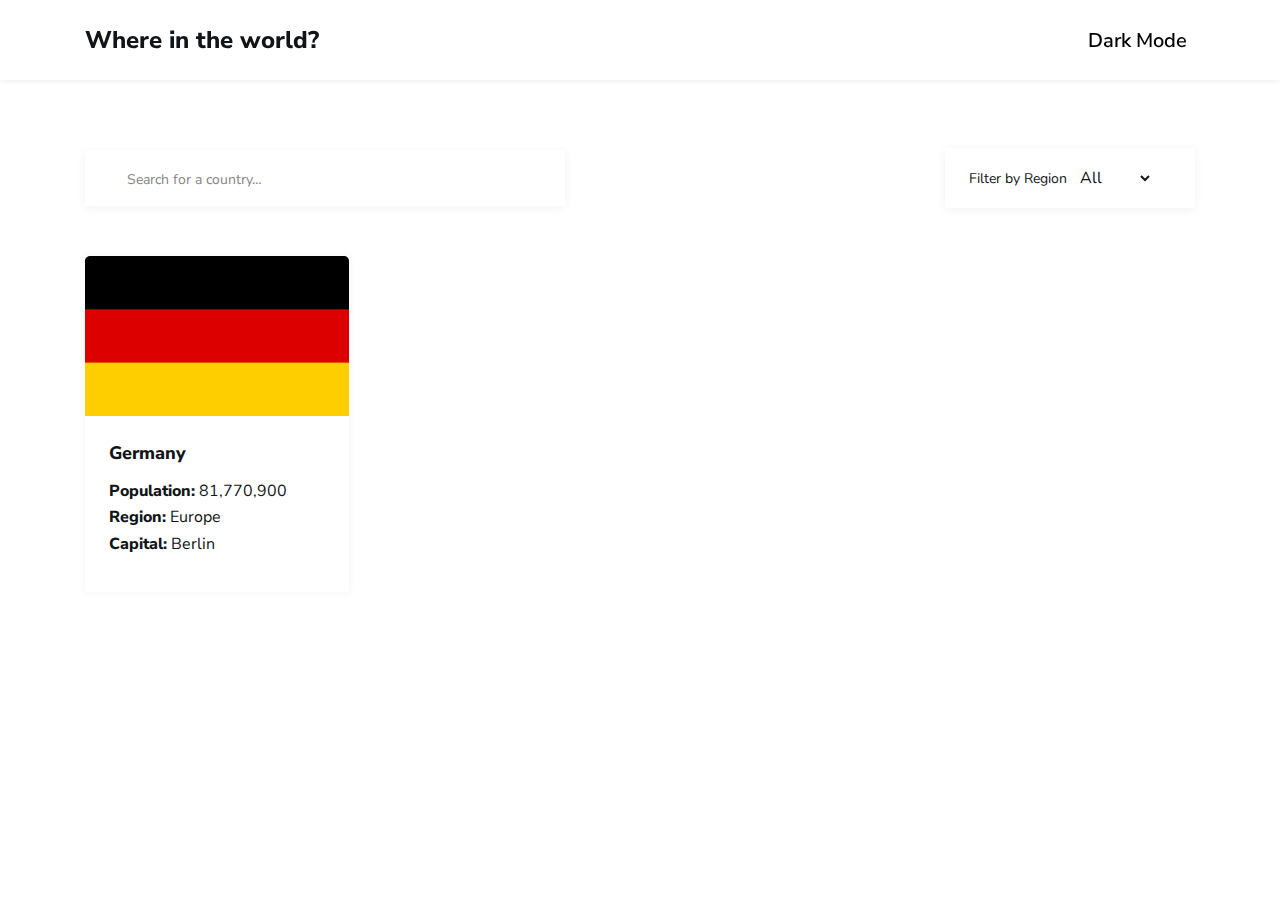
<file: index.html>
<!DOCTYPE html>
<html lang="en">
<head>
    <meta charset="UTF-8">
    <meta name="viewport" content="width=device-width, initial-scale=1.0">
    <title>Countries</title>
    <!-- STYLE -->
    <link rel="stylesheet" href="./css/style.css">
    <link rel="stylesheet" href="./css/normalize.css">
    <!-- ICONS -->
    <link rel="stylesheet" href="https://cdnjs.cloudflare.com/ajax/libs/font-awesome/6.4.2/css/all.min.css" integrity="sha512-z3gLpd7yknf1YoNbCzqRKc4qyor8gaKU1qmn+CShxbuBusANI9QpRohGBreCFkKxLhei6S9CQXFEbbKuqLg0DA==" crossorigin="anonymous" referrerpolicy="no-referrer" />
</head>
<body>
    <!-- HEADER START -->
    <header class="header">
        <div class="container header__container">
            <h2 class="header__title">
                Where in the world?
            </h2>

            <button class="header__mode" id="dark-btn">
                <i class="fa-regular fa-moon"></i>
                Dark Mode
            </button>
            <button id="light-btn" class="hidden">
                <i class="fa-solid fa-moon"></i>
                Light Mode
            </button>
        </div>
    </header>
    <!-- HEADER END -->

    <!-- MAIN START -->
    <main class="main">
        <section class="hero">
            <div class="hero__container container">
                <div class="hero__top">
                    <form class="hero__form" id="form">
                        <i class="fa-solid fa-magnifying-glass"></i>
                        <input type="search" name="search" id="form__input" class="form__input" placeholder="Search for a country…" aria-label="search" autocomplete="off">
                    </form> 
                    <form class="hero__from__2">
                        <span class="search__select">Filter by Region</span>
                        <select id="region">
                            <option value="all">All</option>
                            <option value="africa">Africa</option>
                            <option value="asia">Asia</option>
                            <option value="europe">Europe</option>
                            <option value="oceania">Oceania</option>
                        </select>
                    </form>
                </div>
                <div id="hero-body" class="hero__body">
                    <ul class="hero__list" id="list">
                        <a href="">
                            <li class="hero__item">
                                <img src="./img/png/flag-germany.png" alt="">
                                <h3 class="hero__item__title">Germany</h3>
                                <p class="hero__populations">
                                    <strong>Population: </strong> 81,770,900
                                </p>
                                <p class="hero__region">
                                    <strong>Region: </strong> Europe
                                </p>
                                <p class="hero__capital">
                                    <strong>Capital:</strong> Berlin
                                </p>
                            </li>
                        </a>
                    </ul>
                </div>
            </div>
        </section>
    </main>
    <!-- MAIN END -->
    <div class="overlay hidden" id="overlay">
        <div class="lds-ring">
          <div></div>
          <div></div>
          <div></div>
          <div></div>
        </div>
      </div>


    <!-- JS -->
    <script src="./js/app.js"></script>
    <script src="./js/mode.js"></script>
    <script type="module" src="./js/request.js"></script>
</body>
</html>
</file>
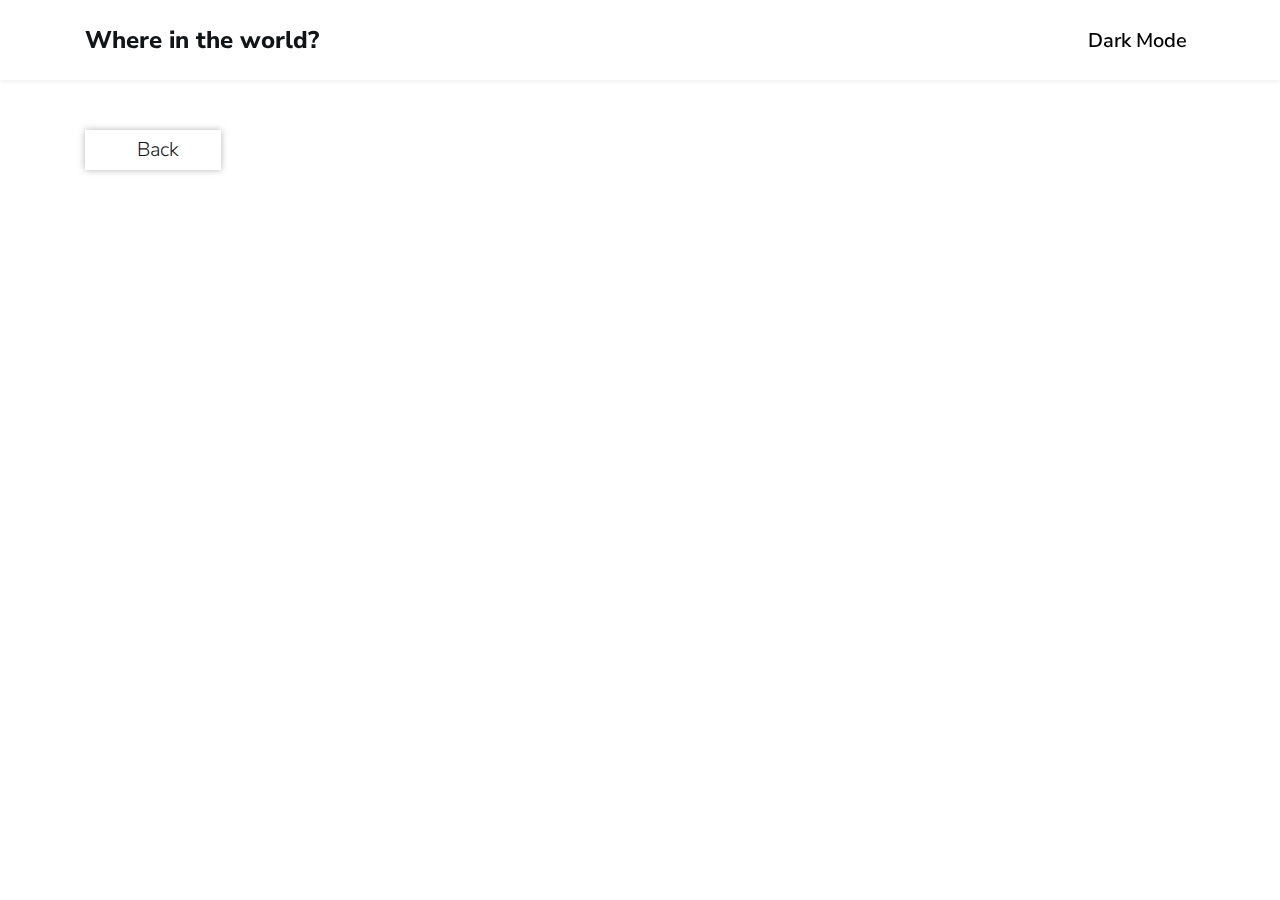
<file: about.html>
<!DOCTYPE html>
<html lang="en">
<head>
    <meta charset="UTF-8">
    <meta name="viewport" content="width=device-width, initial-scale=1.0">
    <title>About</title>
    <!-- STYLE -->
    <link rel="stylesheet" href="./css/style.css">
    <link rel="stylesheet" href="./css/normalize.css">
    <!-- ICONS -->
    <link rel="stylesheet" href="https://cdnjs.cloudflare.com/ajax/libs/font-awesome/6.4.2/css/all.min.css" integrity="sha512-z3gLpd7yknf1YoNbCzqRKc4qyor8gaKU1qmn+CShxbuBusANI9QpRohGBreCFkKxLhei6S9CQXFEbbKuqLg0DA==" crossorigin="anonymous" referrerpolicy="no-referrer" />
</head>
<body>
    <!-- HEADER START -->
    <header class="header">
        <div class="container header__container">
            <h2 class="header__title">
                Where in the world?
            </h2>

            <button class="header__mode" id="dark-btn">
                <i class="fa-regular fa-moon"></i>
                Dark Mode
            </button>
            <button id="light-btn" class="hidden">
                <i class="fa-solid fa-moon"></i>
                Light Mode
            </button>
        </div>
    </header>
    <!-- HEADER END -->
    <!-- MAIN START -->
    <main class="main">
        <section class="hero">
            <div class="container">
                <button class="hero__back">
                    <a href="./index.html" class="hero__back__link">
                        <i class="fa-solid fa-arrow-left-long"></i>
                        <span>Back</span>
                    </a>
                </button>
                <div id="hero__about">
                    
                </div>
            </div>
        </section>
    </main>
    <!-- MAIN END -->

    <div class="overlay hidden" id="overlay">
        <div class="lds-ring">
          <div></div>
          <div></div>
          <div></div>
          <div></div>
        </div>
      </div>

    <!-- JS -->
    <script src="./js/mode.js"></script>
    <script src="./js/request.js"></script>
    <script src="./js/about.js"></script>
</body>
</html>
</file>
<file: css/style.css>
/* nunito-sans-300 - latin */
@font-face {
    font-display: swap; /* Check https://developer.mozilla.org/en-US/docs/Web/CSS/@font-face/font-display for other options. */
    font-family: 'Nunito Sans';
    font-style: normal;
    font-weight: 300;
    src: url('../fonts/nunito-sans-v15-latin-300.woff2') format('woff2'); /* Chrome 36+, Opera 23+, Firefox 39+, Safari 12+, iOS 10+ */
  }
  /* nunito-sans-regular - latin */
  @font-face {
    font-display: swap; /* Check https://developer.mozilla.org/en-US/docs/Web/CSS/@font-face/font-display for other options. */
    font-family: 'Nunito Sans';
    font-style: normal;
    font-weight: 400;
    src: url('../fonts/nunito-sans-v15-latin-regular.woff2') format('woff2'); /* Chrome 36+, Opera 23+, Firefox 39+, Safari 12+, iOS 10+ */
  }
  /* nunito-sans-600 - latin */
  @font-face {
    font-display: swap; /* Check https://developer.mozilla.org/en-US/docs/Web/CSS/@font-face/font-display for other options. */
    font-family: 'Nunito Sans';
    font-style: normal;
    font-weight: 600;
    src: url('../fonts/nunito-sans-v15-latin-600.woff2') format('woff2'); /* Chrome 36+, Opera 23+, Firefox 39+, Safari 12+, iOS 10+ */
  }
  /* nunito-sans-800 - latin */
  @font-face {
    font-display: swap; /* Check https://developer.mozilla.org/en-US/docs/Web/CSS/@font-face/font-display for other options. */
    font-family: 'Nunito Sans';
    font-style: normal;
    font-weight: 800;
    src: url('../fonts/nunito-sans-v15-latin-800.woff2') format('woff2'); /* Chrome 36+, Opera 23+, Firefox 39+, Safari 12+, iOS 10+ */
  }

:root {
    /* colors */
    --primary-color: #cda274;
    --secondary-color: #292f36;
    --white-color: #fff;
    --refresh-color: #fff;
    --black-color: #000;
    --text-color: #111517;
    --shadow-color: rgba(41, 47, 54, 0.2);
    /* background colors */
    --white-bg-color: #fff;
    --dark-bg-color: #292f36;
    --color--btn: #000;
    --header-color: #fff;
    --form-color: #fff;
    --button-color: #fff;
}

*, *::after, *::before{
    box-sizing: border-box;
    padding: 0;
    margin: 0;
}

html { 
    scroll-behavior: smooth; 
    height: 100%;
}

img { 
    display: flex;  
    object-fit: cover;
}

a { 
    text-decoration: none; 
    display: inline-block; 
}


ul, ol { 
    list-style: none; 
}

h1, h2, h3, h4, h5, h6 { 
    margin: 0; 
}

body{
    font-family: 'Nunito Sans';
    display: flex;
    flex-direction: column;
    height: 100vh;
    color: var(--secondary-color);
    background-color: var(--white-bg-color);
    transition: all 0.3s ease;
}

.dark-mode {
    /* colors */
    --primary-color: #cda274;
    --secondary-color: #cda274;
    --white-color: #fff;
    --black-color: #000;
    --shadow-color: rgba(0, 0, 0, 0.2);
    --refresh-color: #292f36;
    --text-color: #fff;

    /* background colors */
    --white-bg-color: #202C36;
    --dark-bg-color: #fff;
    --color--btn: #fff;
    --header-color: #2B3844;
    --form-color: #2B3844;
  }

.container { 
    width: 100%; 
    max-width: 1210px; 
    margin-left: auto; 
    margin-right: auto; 
    padding-left: 50px; 
    padding-right: 50px; 
}

.hidden{
    display: none !important;
}

.header {
    box-shadow: 0px 2px 4px 0px #0000000E;
    position: fixed;
    width: 100%;
    background-color: var(--header-color);
}
.header__container {
    padding-top: 24px;
    padding-bottom: 24px;
    display: flex;
    align-items: center;
    justify-content: space-between;
}
.header__title {
    font-size: 24px;
    font-weight: 800;
    line-height: normal;
    color: var(--text-color);
}
.header__mode{
    font-weight: 600;
    line-height: normal;
    font-size: 16px;
    cursor: pointer;
    background-color: #fff;
    border: 0;
}
.header__mode, i{
    margin-right: 8px;
    font-size: 20px;
}

#light-btn{
    font-weight: 600;
    line-height: normal;
    font-size: 16px;
    cursor: pointer;
    background-color: var(--header-color);
    border: 0;
    color: #fff;
}

#light-btn, i{
    margin-right: 8px;
    font-size: 20px;
}

main{
    margin-top: 100px;
}

.hero {
}
.hero__container {
    padding-top: 48px;
}
.hero__top {
    display: flex;
    align-items: center;
    justify-content: space-between;
}
.hero__form {
    width: 480px;
    box-shadow: 0px 2px 9px 0px #0000000E;
    padding: 18px;
    background-color: var(--form-color);
}
.hero__form i{
    font-size: 18px;
    color: #848484;
    margin-right: 24px;
}
.hero__form input{
    border: 0;
    background-color: var(--header-color);
}
.hero__form input::placeholder{
    font-size: 14px;
    line-height: 20px;
    font-weight: 400;
    color: #848484;
}
.hero__form input:active{
    border: 0;
}
.hero__from__2 {
    box-shadow: 0px 2px 9px 0px #0000000E;
    padding-top: 18px;
    padding-bottom: 18px;
    width: 250px;
    padding-right: 24px;
    padding-left: 24px;
    background-color: var(--form-color);
}
.hero__from__2 span{
    font-size: 14px;
    line-height: 20px;
    color: var(--text-color);
    margin-right: 5px;
}

#region{
    background-color: var(--header-color);
    color: var(--text-color);
    border: 0;
}
.hero__body {
}

.hero__list {
    margin-top: 48px;
    display: grid;
    grid-template-columns: repeat(auto-fit, minmax(277px, 1fr));
}
.hero__item {
    width: 264px;
    box-shadow: 0px 0px 7px 2px #00000008;
    background-color: var(--header-color);
    padding-bottom: 46px;
    height: 336px;
}
.hero__item, img{
    margin-bottom: 24px;
    width: 264px;
}
.hero__item__bottom{
    padding: 24px 10px 45px 24px;
}
.hero__item__title {
    margin-bottom: 16px;
    font-weight: 800;
    font-size: 18px;
    line-height: 26px;
    margin-left: 24px;
    color: var(--text-color);
}
.hero__populations {
    margin-bottom: 8px;
    margin-left: 24px;
    color: var(--text-color);
}
.hero__region {
    margin-bottom: 8px;
    margin-left: 24px;
    color: var(--text-color);
}
.hero__capital {
    margin-left: 24px;
    color: var(--text-color);
}

.hero__back{
    margin-top: 30px;
    background-color: var(--header-color);
    border: 0;
    box-shadow: 0px 0px 7px 0px #0000004B;
    padding-top: 10px;
    padding-bottom: 10px;
    width: 136px;
    font-weight: 300;
    font-size: 16px;
    line-height: 20px;
    color: #111517;
}

.hero__back, i{
    font-size: 20px;
    margin-right: 10px;
    color: var(--text-color);
}

.hero__back__link span{
    color: var(--text-color);
}

#hero__about {
    display: flex;
    align-items: center;
    justify-content: space-between;
    margin-top: 80px;
}
.hero__left{
    margin-right: 50px;
}
.hero__left__img{
    width: 560px;
    height: 401px;
    border-radius: 8px;
}
.hero__right {
    width: 598px;
}
.hero__right__title {
    margin-bottom: 23px;
    color: var(--text-color);
}
.hero__right__content {
    display: flex;
    align-items: flex-start;
    justify-content: space-between;
    margin-bottom: 68px;
}
.hero__right__content__left {
    margin-right: 100px;
}
.hero__right__content__text{
    color: var(--text-color);
}
.hero__right__content__text:not(:last-child) {
    margin-bottom: 12px;
}
.hero__right__content__right {
}
.hero__right__bottom {
    display: flex;
}
.hero__right__bottom__title {
    margin-right: 15px;
    color: var(--text-color);
}
.hero__right__bottom__conuntry {
    margin-right: 10px;
    box-shadow: 0px 0px 4px 1px #0000001B;
    padding: 5px 20px;
    color: var(--text-color);
}


.overlay {
    position: fixed;
    top: 0;
    bottom: 0;
    left: 0;
    width: 100%;
    background: rgba(0, 0, 0, 0.5);
    backdrop-filter: blur(3px);
    display: flex;
    justify-content: center;
    align-items: center;
}

.lds-ring {
    display: inline-block;
    position: relative;
    width: 80px;
    height: 80px;
  }
  .lds-ring div {
    box-sizing: border-box;
    display: block;
    position: absolute;
    width: 64px;
    height: 64px;
    margin: 8px;
    border: 8px solid #fff;
    border-radius: 50%;
    animation: lds-ring 1.2s cubic-bezier(0.5, 0, 0.5, 1) infinite;
    border-color: #fff transparent transparent transparent;
  }
  .lds-ring div:nth-child(1) {
    animation-delay: -0.45s;
  }
  .lds-ring div:nth-child(2) {
    animation-delay: -0.3s;
  }
  .lds-ring div:nth-child(3) {
    animation-delay: -0.15s;
  }

  @keyframes lds-ring {
    0% {
      transform: rotate(0deg);
    }
    100% {
      transform: rotate(360deg);
    }
  }
</file>
